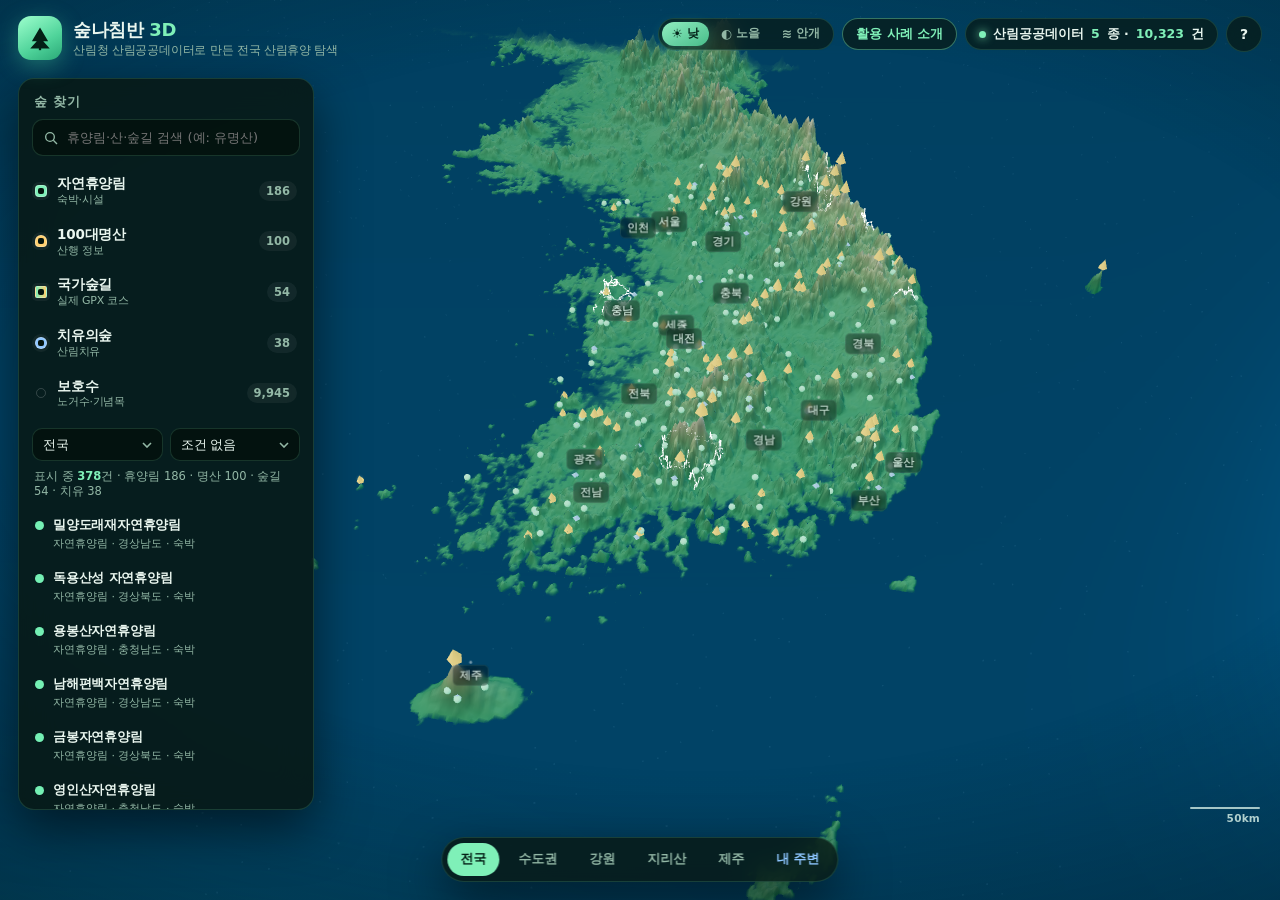
<file: index.html>
<!DOCTYPE html>
<html lang="ko">
<head>
<meta charset="utf-8">
<meta name="viewport" content="width=device-width,initial-scale=1,viewport-fit=cover">
<title>숲나침반 3D — 전국 산림휴양 자원 탐색 | 산림공공데이터</title>
<meta name="description" content="산림청 산림공공데이터(자연휴양림·100대명산·치유의숲·국가숲길·보호수)를 실제 지형 위 3D 지도로 탐색하는 공공데이터 활용 서비스. 전국 1만여 건의 산림휴양 자원을 한 화면에서 비교하고 주변 숲을 찾아보세요.">
<meta name="theme-color" content="#06120e">
<meta property="og:title" content="숲나침반 3D — 전국 산림휴양 자원 탐색">
<meta property="og:description" content="산림청 산림공공데이터 5종, 전국 10,300여 건을 실제 지형 위 3D로. 휴양림·100대명산·치유의숲·국가숲길·보호수 탐색 서비스.">
<meta property="og:type" content="website">
<link rel="icon" href="data:image/svg+xml,%3Csvg xmlns='http://www.w3.org/2000/svg' viewBox='0 0 64 64'%3E%3Crect width='64' height='64' rx='14' fill='%230b1f18'/%3E%3Cpath d='M32 10 46 32H38l10 16H16l10-16h-8z' fill='%237ff0b8'/%3E%3C/svg%3E">
<link rel="stylesheet" href="styles.css">
</head>
<body>
<div id="app">
  <canvas id="scene" aria-label="대한민국 산림휴양 자원 3D 지도" role="img"></canvas>

  <header class="topbar">
    <div class="brand">
      <span class="brand-mark" aria-hidden="true">
        <svg viewBox="0 0 32 32" width="26" height="26"><path d="M16 3 26 20h-6l8 9H4l8-9H6z" fill="currentColor"/><rect x="14.6" y="27" width="2.8" height="4" fill="currentColor"/></svg>
      </span>
      <span class="brand-text">
        <b>숲나침반 <i>3D</i></b>
        <small>산림청 산림공공데이터로 만든 전국 산림휴양 탐색</small>
      </span>
    </div>
    <div class="top-actions">
      <div class="moods" role="group" aria-label="3D 분위기·조명">
        <button type="button" data-mood="day" class="on" title="맑은 낮"><i>☀</i><span>낮</span></button>
        <button type="button" data-mood="sunset" title="황금 노을"><i>◐</i><span>노을</span></button>
        <button type="button" data-mood="mist" title="산림 안개 · 등고선 강조"><i>≋</i><span>안개</span></button>
      </div>
      <button id="btnCase" class="chip chip-case" type="button">활용 사례 소개</button>
      <button id="btnData" class="chip chip-data" type="button">
        <span class="dot"></span><span class="chip-long">산림공공데이터 </span><b id="dataCountTop">5</b>종 · <b id="rowCountTop">10,300</b>건
      </button>
      <button id="btnHelp" class="chip" type="button" title="사용법">?</button>
    </div>
  </header>

  <aside id="panel" class="panel">
    <div class="panel-head">
      <h2>숲 찾기</h2>
      <button id="panelClose" class="icon-btn only-mobile" type="button" aria-label="닫기">✕</button>
    </div>

    <div class="search">
      <svg viewBox="0 0 24 24" width="16" height="16" aria-hidden="true"><circle cx="10.5" cy="10.5" r="6.5" fill="none" stroke="currentColor" stroke-width="2"/><path d="M15.5 15.5 21 21" stroke="currentColor" stroke-width="2"/></svg>
      <input id="search" type="search" placeholder="휴양림·산·숲길 검색 (예: 유명산)" autocomplete="off">
    </div>

    <div class="layer-block" id="layers">
      <label class="layer" data-kind="hyuyang">
        <input type="checkbox" checked><span class="sw sw-hyuyang"></span>
        <span class="ly-name">자연휴양림<em>숙박·시설</em></span><span class="ly-count" id="cntHyuyang">0</span>
      </label>
      <label class="layer" data-kind="myeongsan">
        <input type="checkbox" checked><span class="sw sw-myeongsan"></span>
        <span class="ly-name">100대명산<em>산행 정보</em></span><span class="ly-count" id="cntMyeongsan">0</span>
      </label>
      <label class="layer" data-kind="trail">
        <input type="checkbox" checked><span class="sw sw-trail"></span>
        <span class="ly-name">국가숲길<em>실제 GPX 코스</em></span><span class="ly-count" id="cntTrail">0</span>
      </label>
      <label class="layer" data-kind="healing">
        <input type="checkbox" checked><span class="sw sw-healing"></span>
        <span class="ly-name">치유의숲<em>산림치유</em></span><span class="ly-count" id="cntHealing">0</span>
      </label>
      <label class="layer" data-kind="tree">
        <input type="checkbox"><span class="sw sw-tree"></span>
        <span class="ly-name">보호수<em>노거수·기념목</em></span><span class="ly-count" id="cntTree">0</span>
      </label>
    </div>

    <div class="filter-row">
      <select id="sido" aria-label="시도 선택"><option value="">전국</option></select>
      <select id="extra" aria-label="추가 조건">
        <option value="">조건 없음</option>
      </select>
    </div>

    <div class="stat-line"><span id="statText">불러오는 중…</span></div>

    <ul id="resultList" class="results" aria-label="검색 결과"></ul>
  </aside>

  <div class="panel-toggle only-mobile">
    <button id="panelOpen" type="button">☰ 숲 찾기</button>
  </div>

  <section id="detail" class="detail" hidden aria-live="polite">
    <button id="detailClose" class="icon-btn" type="button" aria-label="닫기">✕</button>
    <div id="detailBody"></div>
  </section>

  <div class="presets" role="group" aria-label="카메라 이동">
    <button type="button" data-preset="all" class="active">전국</button>
    <button type="button" data-preset="capital">수도권</button>
    <button type="button" data-preset="gangwon">강원</button>
    <button type="button" data-preset="jiri">지리산</button>
    <button type="button" data-preset="jeju">제주</button>
    <button type="button" data-preset="me" class="me">내 주변</button>
  </div>

  <div id="hint" class="hint">드래그로 회전 · 휠/핀치로 확대 · 표식을 누르면 이름과 상세가 열립니다</div>
  <div id="labels" class="labels" aria-hidden="true"></div>
  <div id="scalebar" class="scalebar"><i></i><b>100km</b></div>
  <div class="vignette" aria-hidden="true"></div>
  <div id="pin" class="pin" hidden aria-hidden="true"></div>
  <div id="tooltip" class="tooltip" hidden></div>

  <div id="flyHud" class="fly-hud" hidden>
    <div class="fly-head">
      <span class="fly-kicker">3D 코스 비행 · GPX</span>
      <b id="flyName">—</b>
      <span class="fly-btns">
        <button id="flyPause" type="button">일시정지</button>
        <button id="flyStop" type="button" class="fly-stop">종료</button>
      </span>
    </div>
    <div class="fly-stats">
      <div><em>진행 거리</em><b id="flyDist">-</b></div>
      <div><em>현재 고도</em><b id="flyEle">-</b></div>
      <div><em>남은 거리</em><b id="flyLeft">-</b></div>
      <div><em>진행률</em><b id="flyPct">0%</b></div>
    </div>
    <div class="fly-graph">
      <svg id="flySpark" viewBox="0 0 320 64" preserveAspectRatio="none" aria-hidden="true"></svg>
      <span class="fly-cursor" id="flyCursor"></span>
    </div>
  </div>
  <div id="toast" class="toast" hidden></div>

  <div id="dataModal" class="modal" hidden>
    <div class="modal-card">
      <button id="dataClose" class="icon-btn" type="button" aria-label="닫기">✕</button>
      <h2>이 서비스에 쓴 산림공공데이터</h2>
      <p class="modal-sub">모든 수치는 원본 공개 데이터에서 직접 집계했습니다. 지형은 실제 표고(DEM)를 3D로 옮겼습니다.</p>
      <div id="dataList" class="data-list"></div>
      <p class="modal-foot">출처: 공공데이터포털(data.go.kr) · 산림청 개방데이터 · 이용조건: 공공누리 출처표시(제1유형) 기준 준수</p>
    </div>
  </div>

  <div id="caseModal" class="modal" hidden>
    <div class="modal-card">
      <button id="caseClose" class="icon-btn" type="button" aria-label="닫기">✕</button>
      <span class="modal-kicker">산림공공데이터 활용 사례 · 서비스형</span>
      <h2>숲나침반 3D</h2>
      <p class="modal-sub">산림청 산림공공데이터 5종을 실제 지형 위에 올려, 전국 산림휴양 자원을 한 화면에서 비교·탐색하는 웹 서비스입니다. 설치 없이 브라우저에서 바로 동작하며, 서버·유료 API 없이 정적 호스팅으로 운영됩니다.</p>

      <h4 class="case-h">활용한 데이터와 방식</h4>
      <ul class="case-list">
        <li><b>전국휴양림표준데이터</b>(표준데이터) — 186개 휴양림의 좌표·면적·수용인원·입장료·숙박가능여부·주요시설·관리기관·문의를 지도 표식과 상세 카드로</li>
        <li><b>숲나들e 100대명산 정보</b>(CSV) — 100개 산의 좌표·높이·난이도·산행시간·산행코스·교통을 표식과 상세로</li>
        <li><b>전국 치유의숲 좌표</b>(SHP 공간정보) — 38개 치유의숲 좌표를 지도에 투영</li>
        <li><b>국가숲길 코스</b>(GPX <b id="caseTrail">54</b>트랙) — 실제 GPS 궤적을 지형 위 3D 라인으로 그리고 구간 거리·누적 상승·고도 프로필을 계산</li>
        <li><b>전국보호수표준데이터</b>(표준데이터) — 9,945그루 노거수의 수종·수령·규격·소재지를 레이어로, 300년 이상 필터</li>
      </ul>
      <p class="case-p">파일데이터(CSV·JSON·SHP)와 공간데이터(GPX)를 내려받아 브라우저에서 직접 파싱합니다. 좌표계가 다른 SHP(UTM-K)는 WGS84로 변환했고, 등산로·산 정보는 원본 좌표를 그대로 씁니다.</p>

      <h4 class="case-h">활용 내용과 효과</h4>
      <ul class="case-list">
        <li><b>흩어져 있던 4개 사이트를 한 화면으로.</b> 숲나들e·산림청·지자체 자료를 각각 검색해야 했던 휴양림·명산·치유의숲·숲길을 한 지도에서 함께 비교합니다.</li>
        <li><b>“어디로 갈까”를 지도 위에서 5초에.</b> 시도·숙박가능·입장료 무료·난이도·보호수 수령 필터로 조건에 맞는 숲만 남기고, 표식을 누르면 원본 값이 그대로 열립니다.</li>
        <li><b>거리·고도를 실제 지형으로.</b> 실제 표고(DEM) 위에 표식을 올려 해발·산세를 눈으로 확인하고, 숲길은 구간 거리와 고도 그래프까지 자동 계산합니다.</li>
        <li><b>아이와 함께 가는 가족에게.</b> 숙박 가능한 휴양림과 난이도 낮은 명산을 한 번에 걸러 가족 나들이 후보를 좁힐 수 있습니다.</li>
        <li><b>운영 부담 0원.</b> 정적 파일만으로 동작해 서버·API 키·유지비가 없고, 스마트폰 브라우저에서도 같은 화면을 씁니다.</li>
        <li><b>표식을 누르면 이름 배지 + 상세 카드.</b> 지도 위 어느 표식이든(보호수 포함 5개 레이어) 이름·원본 값이 바로 뜨고, 그 지점 반경 20km의 휴양림·명산·치유의숲·보호수가 함께 정리됩니다.</li>
        <li><b>국가숲길 3D 코스 비행.</b> 실제 GPX 궤적을 따라 카메라가 능선을 타고 날며 현재 고도·진행 거리·고도 프로필 커서가 실시간으로 움직입니다.</li>
        <li><b>분위기·등고선 모드.</b> 맑은 낮 · 황금 노을 · 산림 안개(100m 등고선 강조)로 같은 데이터를 다르게 읽습니다.</li>
      </ul>

      <h4 class="case-h">데이터 이용자 관점의 개선 아이디어</h4>
      <ul class="case-list">
        <li><b>등산로 표준데이터에 좌표를.</b> 전국등산로표준데이터(404개 노선)는 산명·난이도·거리는 있지만 경로 좌표가 없어 지도에 그릴 수 없습니다. GPX·SHP 링크 컬럼을 표준 항목으로 넣어 주시면 노선 단위 탐색이 가능해집니다.</li>
        <li><b>휴양림 표준데이터의 좌표·갱신 정합성.</b> 186건 중 일부는 좌표 정밀도가 낮거나 갱신일이 오래되어, 위치 정확도 확인(지오코딩 검증)과 기준일자 필수화가 필요합니다.</li>
        <li><b>데이터 간 식별자 연결.</b> 휴양림·명산·숲길이 서로 다른 코드 체계를 써서 같은 숲을 함께 묶기 어렵습니다. 기관 코드 체계를 공유하면 “이 산 근처 휴양림·숲길” 같은 결합 서비스가 쉬워집니다.</li>
        <li><b>실시간 정보의 파일 제공.</b> 산불·산사태·입산통제 정보가 API 키 발급 없이도 파일로 주기 갱신되면, 본 서비스처럼 키 없는 정적 서비스에서도 안전 정보를 함께 보여줄 수 있습니다.</li>
      </ul>
      <p class="modal-foot">기획·개발 김재동 · 2026.11 · 데이터 출처: 공공데이터포털(data.go.kr), 산림청 개방데이터 · 이용조건: 공공누리 출처표시</p>
    </div>
  </div>

  <div id="helpModal" class="modal" hidden>
    <div class="modal-card narrow">
      <button id="helpClose" class="icon-btn" type="button" aria-label="닫기">✕</button>
      <h2>숲나침반 3D 사용법</h2>
      <p class="modal-sub">산림청 산림공공데이터로 만든 전국 산림휴양 탐색 지도입니다.</p>
      <ol class="help-list">
        <li><b>지도를 돌려 보세요.</b> 드래그로 회전, 휠·두 손가락으로 확대합니다.</li>
        <li><b>표식을 누르면</b> 표식 위에 이름 배지가 뜨고, 실제 공개데이터 값(시설·요금·난이도·산행코스·수령)이 상세 카드로 열립니다.</li>
        <li><b>왼쪽에서 레이어와 시도를 좁히면</b> 지도와 목록이 함께 걸러집니다.</li>
        <li><b>국가숲길</b>은 실제 GPX 트랙을 지형에 얹었습니다. 상세의 <b>🛩 3D 코스 비행</b>을 누르면 능선을 따라 카메라가 날며 고도·진행 거리가 실시간으로 바뀝니다.</li>
        <li><b>오른쪽 위 분위기 버튼</b>으로 맑은 낮 · 황금 노을 · 산림 안개(100m 등고선 강조)를 바꿔 볼 수 있습니다.</li>
        <li><b>아무 표식이나 누르면</b> 반경 20km 링이 지형 위에 퍼지고, 그 안의 휴양림·명산·치유의숲·보호수가 상세 카드에 함께 정리됩니다(10·50km로 변경 가능).</li>
        <li><b>내 주변</b>은 브라우저 위치 권한을 허용할 때 50km 안의 숲을 찾아 줍니다.</li>
      </ol>
      <p class="modal-foot">데이터 기준일은 항목별로 표시되며, 원본은 공공데이터포털에서 갱신됩니다.</p>
    </div>
  </div>

  <noscript><p class="noscript">이 서비스는 WebGL 3D 지도를 사용합니다. JavaScript를 켜 주세요.</p></noscript>
</div>
<script src="vendor/three.min.js"></script>
<script src="app.js"></script>
</body>
</html>
</file>
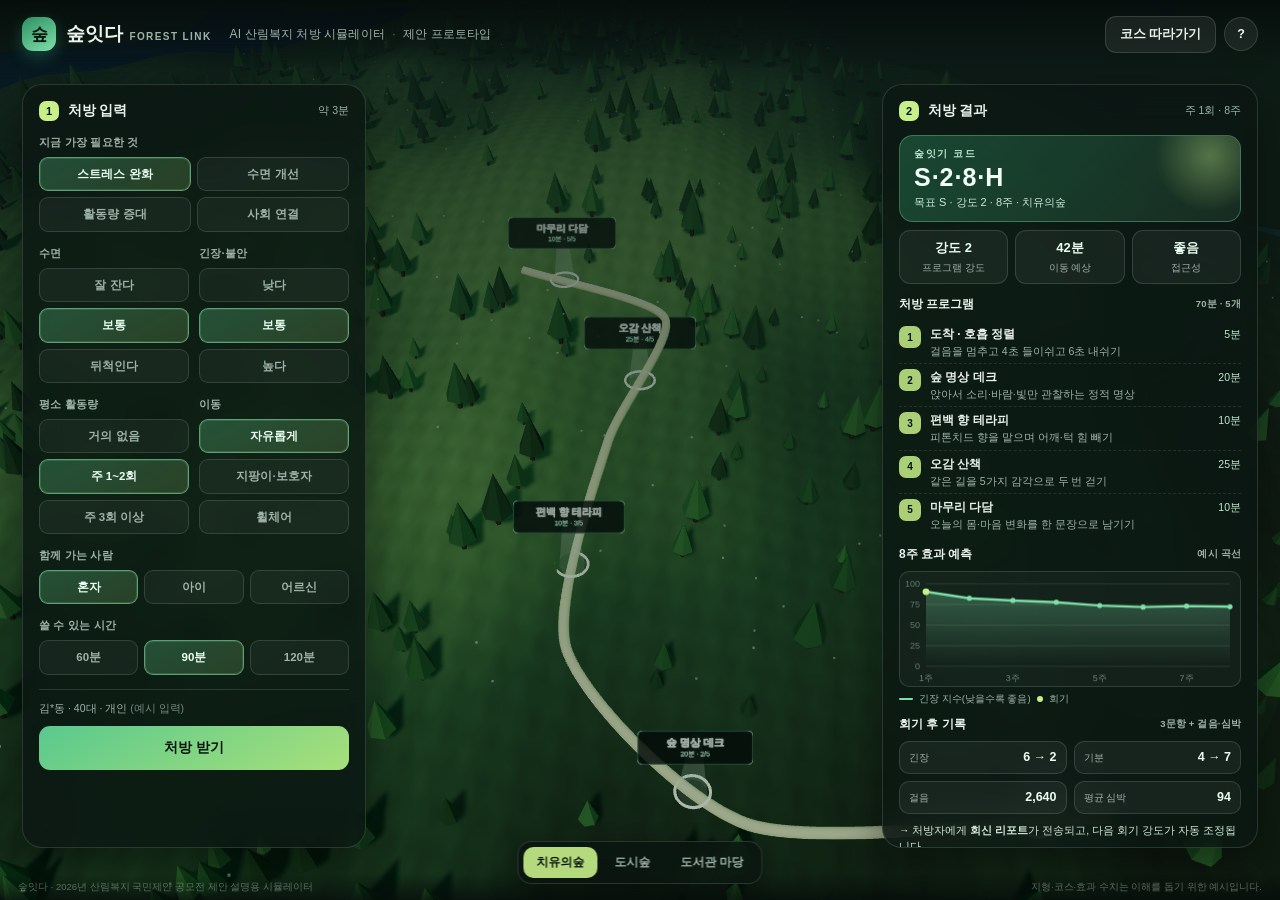
<file: link/index.html>
<!DOCTYPE html>
<html lang="ko">
<head>
<meta charset="utf-8">
<meta name="viewport" content="width=device-width, initial-scale=1, viewport-fit=cover">
<title>숲잇다 — AI 산림복지 처방 시뮬레이터 (제안 프로토타입)</title>
<meta name="description" content="2026년 산림복지 국민제안 공모전 제안 '숲잇다' 설명용 3D 시뮬레이터. 처방→실행→효과 환류를 보여줍니다.">
<link rel="icon" href="data:image/svg+xml,%3Csvg xmlns='http://www.w3.org/2000/svg' viewBox='0 0 100 100'%3E%3Crect width='100' height='100' rx='24' fill='%232f8f63'/%3E%3Ctext x='50' y='68' font-size='54' text-anchor='middle' fill='%23eafff2' font-family='sans-serif'%3E%EC%88%B2%3C/text%3E%3C/svg%3E">
<link rel="stylesheet" href="styles.css">
</head>
<body>
<canvas id="scene"></canvas>

<div class="app">
  <header class="hdr">
    <div class="brand">
      <span class="mark">숲</span>
      <span class="name">숲잇다<small>Forest Link</small></span>
    </div>
    <div class="hdr-mid">AI 산림복지 처방 시뮬레이터 <span class="dot">·</span> 제안 프로토타입</div>
    <div class="hdr-right">
      <button id="btnTour" class="btn ghost" type="button">코스 따라가기</button>
      <button id="btnInfo" class="btn ghost icon" type="button" aria-label="설명">?</button>
    </div>
  </header>

  <aside class="panel" id="panel">
    <div class="panel-head">
      <span class="step">1</span>
      <h2>처방 입력</h2>
      <span class="est">약 3분</span>
    </div>

    <div class="field">
      <label>지금 가장 필요한 것</label>
      <div class="seg" data-key="goal">
        <button class="on" data-v="stress">스트레스 완화</button>
        <button data-v="sleep">수면 개선</button>
        <button data-v="active">활동량 증대</button>
        <button data-v="social">사회 연결</button>
      </div>
    </div>

    <div class="field row2">
      <div>
        <label>수면</label>
        <div class="seg vertical" data-key="sleepQ">
          <button data-v="3">잘 잔다</button>
          <button class="on" data-v="2">보통</button>
          <button data-v="1">뒤척인다</button>
        </div>
      </div>
      <div>
        <label>긴장·불안</label>
        <div class="seg vertical" data-key="stressQ">
          <button data-v="1">낮다</button>
          <button class="on" data-v="2">보통</button>
          <button data-v="3">높다</button>
        </div>
      </div>
    </div>

    <div class="field row2">
      <div>
        <label>평소 활동량</label>
        <div class="seg vertical" data-key="actQ">
          <button data-v="1">거의 없음</button>
          <button class="on" data-v="2">주 1~2회</button>
          <button data-v="3">주 3회 이상</button>
        </div>
      </div>
      <div>
        <label>이동</label>
        <div class="seg vertical" data-key="mobility">
          <button class="on" data-v="free">자유롭게</button>
          <button data-v="cane">지팡이·보호자</button>
          <button data-v="wheel">휠체어</button>
        </div>
      </div>
    </div>

    <div class="field">
      <label>함께 가는 사람</label>
      <div class="seg" data-key="company">
        <button class="on" data-v="alone">혼자</button>
        <button data-v="kid">아이</button>
        <button data-v="elder">어르신</button>
      </div>
    </div>

    <div class="field">
      <label>쓸 수 있는 시간</label>
      <div class="seg" data-key="time">
        <button data-v="60">60분</button>
        <button class="on" data-v="90">90분</button>
        <button data-v="120">120분</button>
      </div>
    </div>

    <div class="panel-foot">
      <div class="who">김*동 · 40대 · 개인 <span>(예시 입력)</span></div>
      <button id="btnPrescribe" class="btn primary wide" type="button">처방 받기</button>
    </div>
  </aside>

  <section class="result" id="result">
    <div class="panel-head">
      <span class="step">2</span>
      <h2>처방 결과</h2>
      <span class="est" id="resMeta">주 1회 · 8주</span>
    </div>

    <div class="code-card">
      <div class="code-label">숲잇기 코드</div>
      <div class="code" id="codeText">S·2·8·H</div>
      <div class="code-desc" id="codeDesc">목표 S · 강도 2 · 8주 · 치유의숲</div>
    </div>

    <div class="metrics">
      <div class="metric"><b id="mIntensity">강도 2</b><span>프로그램 강도</span></div>
      <div class="metric"><b id="mMove">42분</b><span>이동 예상</span></div>
      <div class="metric"><b id="mAccess">보통</b><span>접근성</span></div>
    </div>

    <div class="block">
      <h3>처방 프로그램 <small id="progMeta">90분 · 4개</small></h3>
      <ol class="timeline" id="timeline"></ol>
    </div>

    <div class="block">
      <h3>8주 효과 예측 <small>예시 곡선</small></h3>
      <canvas id="chart" width="640" height="220"></canvas>
      <div class="chart-legend"><i class="ln"></i>긴장 지수(낮을수록 좋음) <i class="dt"></i>회기</div>
    </div>

    <div class="block report" id="report">
      <h3>회기 후 기록 <small>3문항 + 걸음·심박</small></h3>
      <div class="rk">
        <div><span>긴장</span><b>6 → 3</b></div>
        <div><span>기분</span><b>4 → 7</b></div>
        <div><span>걸음</span><b>2,140</b></div>
        <div><span>평균 심박</span><b>92</b></div>
      </div>
      <p class="rk-note">→ 처방자에게 <b>회신 리포트</b>가 전송되고, 다음 회기 강도가 자동 조정됩니다.</p>
    </div>

    <div class="ai-note">
      AI는 <b>후보를 제안</b>하고, 최종 처방은 산림치유지도사·보건인력이 확인합니다.
    </div>
  </section>

  <div class="stage-switch" id="stageSwitch">
    <button class="on" data-place="healing">치유의숲</button>
    <button data-place="urban">도시숲</button>
    <button data-place="living">도서관 마당</button>
  </div>

  <div class="tour-hud" id="tourHud">
    <div class="th-top"><b id="thName">숲 명상 데크</b><span id="thTime">00:00 / 18:00</span></div>
    <div class="th-bar"><i id="thFill"></i></div>
    <div class="th-sub" id="thSub">코스를 따라 이동 중 · ESC로 종료</div>
  </div>

  <footer class="foot">
    <span>숲잇다 · 2026년 산림복지 국민제안 공모전 제안 설명용 시뮬레이터</span>
    <span>지형·코스·효과 수치는 이해를 돕기 위한 예시입니다.</span>
  </footer>
</div>

<div class="sheet" id="info">
  <div class="sheet-in">
    <h3>이 화면에 대하여</h3>
    <p><b>숲잇다</b>는 AI가 개인의 상태를 읽어 <b>산림복지 처방</b>을 만들고, 가까운 치유의숲·도시숲·생활공간(도서관·경로당·복지관)의 프로그램까지 연결하며, 회기마다 효과를 기록해 다시 처방으로 돌려주는 서비스입니다.</p>
    <ul>
      <li><b>1 처방</b> — 10문항 문진 + 선택적 활동 데이터로 목표·강도·회기·장소를 정합니다.</li>
      <li><b>2 실행</b> — 처방 코드로 예약·이동·동행·AI 코스 안내까지 이어집니다.</li>
      <li><b>3 환류</b> — 3문항 + 걸음·심박으로 효과를 남겨 처방자에게 회신합니다.</li>
    </ul>
    <p class="sheet-fine">본 페이지는 제안 내용을 설명하기 위한 프로토타입이며, 실제 기관 시스템·데이터와 연결되어 있지 않습니다. 표시되는 시설·수치는 예시입니다.</p>
    <button class="btn primary" id="infoClose" type="button">닫기</button>
  </div>
</div>

<script src="three.min.js"></script>
<script src="app.js"></script>
</body>
</html>
</file>
<file: styles.css>
:root{
  --bg:#05100c;
  --bg2:#0a1d16;
  --panel:rgba(8,24,19,.86);
  --panel-solid:#081813;
  --line:rgba(122,232,182,.16);
  --line-strong:rgba(122,232,182,.34);
  --text:#e9f6ef;
  --muted:#93b8a6;
  --mint:#7ff0b8;
  --mint-dim:#4fbf8d;
  --gold:#ffcf6e;
  --blue:#8ec6ff;
  --tree:#cdef9a;
  --radius:16px;
  --shadow:0 18px 50px rgba(0,0,0,.55);
  --font:-apple-system,BlinkMacSystemFont,"Apple SD Gothic Neo","Malgun Gothic","맑은 고딕",Pretendard,"Noto Sans KR",system-ui,sans-serif;
}
*{box-sizing:border-box}
[hidden]{display:none!important}
html,body{height:100%}
body{
  margin:0;background:
    radial-gradient(1200px 700px at 68% -10%, #123528 0%, transparent 60%),
    radial-gradient(900px 600px at 8% 100%, #0d2a20 0%, transparent 65%),
    linear-gradient(180deg,#061410 0%, #04100b 100%);
  color:var(--text);font-family:var(--font);-webkit-font-smoothing:antialiased;
  overflow:hidden;
}
#app{position:fixed;inset:0;overflow:hidden}
#scene{position:absolute;inset:0;width:100%;height:100%;display:block;touch-action:none;cursor:grab}
#scene:active{cursor:grabbing}

/* ------- top bar ------- */
.topbar{
  position:absolute;top:0;left:0;right:0;display:flex;justify-content:space-between;align-items:flex-start;
  padding:16px 18px;pointer-events:none;z-index:20;
}
.topbar>*{pointer-events:auto}
.brand{display:flex;gap:11px;align-items:center}
.brand-mark{
  width:44px;height:44px;border-radius:13px;display:grid;place-items:center;color:#042016;
  background:linear-gradient(150deg,#9dffcd,#4fd39a 60%,#2aa877);box-shadow:0 6px 22px rgba(80,220,160,.35);
}
.brand-text{display:flex;flex-direction:column;line-height:1.22}
.brand-text b{font-size:18px;letter-spacing:-.4px}
.brand-text b i{font-style:normal;color:var(--mint);font-weight:800}
.brand-text small{color:var(--muted);font-size:11.5px;letter-spacing:-.2px;margin-top:2px}
.top-actions{display:flex;gap:8px;align-items:center}
.chip{
  appearance:none;border:1px solid var(--line);background:rgba(8,26,20,.72);color:var(--text);
  padding:9px 13px;border-radius:999px;font:600 12.5px/1 var(--font);cursor:pointer;
  backdrop-filter:blur(10px);transition:.18s;display:inline-flex;align-items:center;gap:7px;
}
.chip:hover{border-color:var(--line-strong);background:rgba(14,42,32,.85)}
.chip b{color:var(--mint)}
.chip-data .dot{width:7px;height:7px;border-radius:50%;background:var(--mint);box-shadow:0 0 10px var(--mint)}
#btnHelp{width:36px;height:36px;justify-content:center;padding:0;font-size:14px}

/* ------- left panel ------- */
.panel{
  position:absolute;left:18px;top:78px;width:296px;max-height:calc(100% - 168px);
  background:var(--panel);border:1px solid var(--line);border-radius:var(--radius);
  box-shadow:var(--shadow);backdrop-filter:blur(16px);z-index:18;
  display:flex;flex-direction:column;overflow:hidden;
}
.panel-head{display:flex;align-items:center;justify-content:space-between;padding:14px 15px 8px}
.panel-head h2{margin:0;font-size:13px;letter-spacing:.06em;color:var(--muted);font-weight:700;text-transform:uppercase}
.icon-btn{
  appearance:none;border:1px solid var(--line);background:rgba(255,255,255,.03);color:var(--muted);
  width:28px;height:28px;border-radius:9px;cursor:pointer;font-size:13px;line-height:1;display:grid;place-items:center;
}
.icon-btn:hover{color:var(--text);border-color:var(--line-strong)}
.search{position:relative;margin:0 13px 10px}
.search svg{position:absolute;left:11px;top:50%;transform:translateY(-50%);color:var(--muted)}
.search input{
  width:100%;padding:10px 10px 10px 34px;border-radius:11px;border:1px solid var(--line);
  background:rgba(3,15,11,.7);color:var(--text);font:500 13px var(--font);outline:none;
}
.search input:focus{border-color:var(--mint-dim);box-shadow:0 0 0 3px rgba(127,240,184,.1)}
.layer-block{padding:0 8px;display:flex;flex-direction:column;gap:1px}
.layer{
  display:flex;align-items:center;gap:10px;padding:9px 8px;border-radius:11px;cursor:pointer;transition:.15s;
}
.layer:hover{background:rgba(127,240,184,.06)}
.layer input{appearance:none;width:0;height:0;position:absolute}
.sw{width:12px;height:12px;border-radius:4px;border:1px solid rgba(255,255,255,.28);position:relative;flex:0 0 auto;transition:.15s}
.layer input:checked+.sw{box-shadow:0 0 0 3px rgba(255,255,255,.05)}
.layer input:checked+.sw::after{content:"";position:absolute;inset:2px;border-radius:2px;background:#04140e}
.sw-hyuyang{background:var(--mint)}
.sw-myeongsan{background:var(--gold);border-radius:50% 50% 4px 4px}
.sw-trail{background:linear-gradient(90deg,#7ff0b8,#ffcf6e);border-radius:2px}
.sw-healing{background:var(--blue);border-radius:50%}
.sw-tree{background:var(--tree);border-radius:50%;transform:scale(.82)}
.layer input:not(:checked)+.sw{background:transparent!important;border-color:rgba(255,255,255,.22)}
.layer input:not(:checked)+.sw::after{display:none}
.ly-name{display:flex;flex-direction:column;font-size:13.5px;font-weight:600;line-height:1.25;flex:1;letter-spacing:-.2px}
.ly-name em{font-style:normal;font-size:11px;color:var(--muted);font-weight:500;margin-top:1px}
.ly-count{font:600 11.5px var(--font);color:var(--muted);background:rgba(255,255,255,.05);padding:3px 7px;border-radius:999px}
.filter-row{display:flex;gap:7px;padding:10px 13px 6px}
.filter-row select{
  flex:1;min-width:0;appearance:none;background:rgba(3,15,11,.75) url("data:image/svg+xml,%3Csvg xmlns='http://www.w3.org/2000/svg' width='10' height='6'%3E%3Cpath d='M1 1l4 4 4-4' stroke='%2393b8a6' fill='none' stroke-width='1.6'/%3E%3C/svg%3E") no-repeat right 10px center;
  border:1px solid var(--line);color:var(--text);border-radius:10px;padding:8px 24px 8px 10px;font:500 12.5px var(--font);
}
.filter-row select:focus{outline:none;border-color:var(--mint-dim)}
.stat-line{padding:2px 15px 8px;font:500 11.5px var(--font);color:var(--muted)}
.stat-line b{color:var(--mint);font-weight:700}
.results{list-style:none;margin:0;padding:0 8px 12px;overflow:auto;flex:1;min-height:0}
.results li{
  display:flex;gap:9px;align-items:flex-start;padding:9px 8px;border-radius:10px;cursor:pointer;transition:.14s;
}
.results li:hover{background:rgba(127,240,184,.08)}
.results .r-dot{width:9px;height:9px;border-radius:50%;margin-top:5px;flex:0 0 auto}
.results .r-main{min-width:0;flex:1}
.results .r-name{display:block;font-size:13px;font-weight:600;letter-spacing:-.2px;white-space:nowrap;overflow:hidden;text-overflow:ellipsis}
.results .r-sub{display:block;font-size:11px;color:var(--muted);margin-top:2px;white-space:nowrap;overflow:hidden;text-overflow:ellipsis}
.results .r-empty{padding:14px 10px;color:var(--muted);font-size:12.5px;line-height:1.5}

/* ------- detail ------- */
.detail{
  position:absolute;right:18px;top:78px;width:352px;max-height:calc(100% - 168px);overflow:auto;
  background:var(--panel);border:1px solid var(--line);border-radius:var(--radius);
  box-shadow:var(--shadow);backdrop-filter:blur(16px);z-index:19;padding:16px 17px 18px;
  animation:slideIn .22s ease-out;
}
@keyframes slideIn{from{opacity:0;transform:translateX(14px)}to{opacity:1;transform:none}}
.detail h3{margin:0 0 3px;font-size:19px;letter-spacing:-.5px;padding-right:26px}
.detail .kicker{display:inline-flex;align-items:center;gap:6px;font:700 10.5px var(--font);letter-spacing:.08em;text-transform:uppercase;color:#062018;background:var(--mint);padding:4px 8px;border-radius:6px;margin-bottom:9px}
.kicker.k-myeongsan{background:var(--gold)}
.kicker.k-trail{background:linear-gradient(90deg,#9dffcd,#ffe0a3)}
.kicker.k-healing{background:var(--blue)}
.kicker.k-tree{background:var(--tree)}
.detail .sub{color:var(--muted);font-size:12.5px;line-height:1.5;margin:0 0 12px}
.kv{display:grid;grid-template-columns:78px 1fr;gap:7px 10px;font-size:12.8px;line-height:1.5;margin:0 0 12px}
.kv dt{color:var(--muted);font-weight:600}
.kv dd{margin:0;word-break:break-word}
.kv dd a{color:var(--mint);text-decoration:none;border-bottom:1px dotted rgba(127,240,184,.5)}
.detail h4{margin:16px 0 7px;font-size:12px;letter-spacing:.04em;color:var(--mint);font-weight:700}
.detail p{margin:0 0 9px;font-size:12.8px;line-height:1.62;color:#d3e7dc;white-space:pre-wrap;word-break:break-word}
.chips{display:flex;flex-wrap:wrap;gap:5px;margin:0 0 12px}
.chips span{font-size:11.5px;padding:4px 8px;border-radius:7px;background:rgba(127,240,184,.1);border:1px solid rgba(127,240,184,.18);color:#cdeedc}
.profile{width:100%;height:74px;display:block;margin:2px 0 6px}
.profile-meta{display:flex;justify-content:space-between;font-size:11px;color:var(--muted);margin-bottom:12px}
.src{margin-top:14px;padding-top:10px;border-top:1px dashed var(--line);font-size:11px;color:var(--muted);line-height:1.5}
.detail-actions{display:flex;gap:7px;margin-top:12px;flex-wrap:wrap}
.detail-actions a,.detail-actions button{
  flex:1;min-width:120px;text-align:center;text-decoration:none;font:600 12.5px var(--font);
  padding:9px 10px;border-radius:10px;border:1px solid var(--line);background:rgba(255,255,255,.04);color:var(--text);cursor:pointer;
}
.detail-actions a:hover,.detail-actions button:hover{border-color:var(--line-strong);background:rgba(127,240,184,.12)}

/* ------- presets & hints ------- */
.presets{
  position:absolute;left:50%;bottom:18px;transform:translateX(-50%);display:flex;gap:6px;
  background:rgba(8,24,19,.8);border:1px solid var(--line);border-radius:999px;padding:5px;
  backdrop-filter:blur(12px);z-index:17;box-shadow:var(--shadow);max-width:calc(100% - 32px);overflow:auto;
}
.presets button{
  appearance:none;border:0;background:transparent;color:var(--muted);font:600 12.5px var(--font);
  padding:8px 13px;border-radius:999px;cursor:pointer;white-space:nowrap;transition:.15s;
}
.presets button:hover{color:var(--text);background:rgba(255,255,255,.06)}
.presets button.active{background:var(--mint);color:#042016}
.presets button.me{color:var(--blue)}
.presets button.me.active{background:var(--blue);color:#04202b}
.hint{
  position:absolute;left:50%;bottom:74px;transform:translateX(-50%);font-size:11.5px;color:var(--muted);
  background:rgba(4,16,11,.6);padding:6px 12px;border-radius:999px;border:1px solid var(--line);
  transition:opacity .6s;pointer-events:none;z-index:16;white-space:nowrap;max-width:calc(100% - 40px);overflow:hidden;text-overflow:ellipsis;
}
.hint.gone{opacity:0}
.tooltip{
  position:absolute;z-index:30;pointer-events:none;background:rgba(3,16,11,.94);border:1px solid var(--line-strong);
  color:var(--text);font:600 12px var(--font);padding:6px 9px;border-radius:8px;transform:translate(-50%,-135%);
  white-space:nowrap;box-shadow:0 8px 22px rgba(0,0,0,.5);
}
.tooltip small{display:block;color:var(--muted);font-weight:500;margin-top:2px}
.toast{
  position:absolute;left:50%;top:78px;transform:translateX(-50%);z-index:40;
  background:rgba(6,22,16,.95);border:1px solid var(--line-strong);color:var(--text);
  font:600 12.5px var(--font);padding:10px 14px;border-radius:11px;box-shadow:var(--shadow);
}
.noscript{position:absolute;inset:auto 0 40% 0;text-align:center;color:var(--muted)}

/* ------- modals ------- */
.modal{position:absolute;inset:0;z-index:50;background:rgba(2,10,7,.72);backdrop-filter:blur(6px);display:grid;place-items:center;padding:20px}
.modal-card{
  position:relative;width:min(680px,100%);max-height:min(80vh,720px);overflow:auto;background:var(--panel-solid);
  border:1px solid var(--line);border-radius:20px;padding:26px 26px 20px;box-shadow:var(--shadow);
}
.modal-card.narrow{width:min(520px,100%)}
.modal-card h2{margin:0 0 6px;font-size:19px;letter-spacing:-.4px}
.modal-sub{margin:0 0 16px;color:var(--muted);font-size:12.5px;line-height:1.55}
.modal-card .icon-btn{position:absolute;right:16px;top:16px}
.data-list{display:flex;flex-direction:column;gap:9px}
.data-row{border:1px solid var(--line);border-radius:12px;padding:11px 13px;background:rgba(255,255,255,.02)}
.data-row .d-top{display:flex;justify-content:space-between;gap:10px;align-items:baseline}
.data-row .d-name{font-size:13.5px;font-weight:700;letter-spacing:-.2px}
.data-row .d-rows{font:700 11.5px var(--font);color:var(--mint);white-space:nowrap}
.data-row .d-meta{font-size:11.5px;color:var(--muted);margin-top:4px;line-height:1.5}
.data-row .d-use{font-size:11.5px;color:#cdeedc;margin-top:5px;line-height:1.5}
.modal-foot{margin:14px 0 0;font-size:11px;color:var(--muted);line-height:1.55}
.help-list{margin:6px 0 0;padding-left:18px;font-size:13px;line-height:1.8;color:#d3e7dc}
.help-list b{color:var(--mint)}

/* ------- responsive ------- */
.only-mobile{display:none}
@media (max-width:900px){
  .detail{width:min(340px,calc(100% - 36px))}
}
@media (max-width:760px){
  .only-mobile{display:grid}
  .brand-text small{display:none}
  .brand-text b{font-size:16px}
  .topbar{padding:12px 13px}
  .chip-data{padding:8px 11px;font-size:11.5px}
  #btnHelp{display:none}
  .panel{
    left:0;right:0;bottom:0;top:auto;width:100%;max-height:72%;border-radius:20px 20px 0 0;
    transform:translateY(calc(100% - 0px));transition:transform .25s ease;padding-bottom:env(safe-area-inset-bottom);
  }
  .panel.open{transform:translateY(0)}
  .panel-toggle{position:absolute;left:50%;bottom:78px;transform:translateX(-50%);z-index:18}
  #panelOpen{
    appearance:none;border:1px solid var(--line-strong);background:rgba(8,26,20,.9);color:var(--text);
    font:600 12.5px var(--font);padding:9px 16px;border-radius:999px;backdrop-filter:blur(10px);box-shadow:var(--shadow);
  }
  .panel[hidden]{display:flex}
  .detail{
    left:8px;right:8px;top:auto;bottom:0;width:auto;max-height:64%;border-radius:18px 18px 0 0;z-index:25;
  }
  .presets{bottom:14px;padding:4px;gap:3px}
  .presets button{padding:7px 11px;font-size:12px}
  .hint{display:none}
  .results{max-height:34vh}
}
@media (max-width:420px){
  .ly-name em{display:none}
}

/* case modal */
.modal-kicker{
  display:inline-block;font:700 10.5px var(--font);letter-spacing:.09em;text-transform:uppercase;
  color:#052018;background:var(--mint);padding:5px 9px;border-radius:6px;margin-bottom:10px;
}
.chip-case{color:var(--mint);border-color:rgba(127,240,184,.4)}
.case-h{margin:20px 0 8px;font-size:13px;color:var(--mint);font-weight:800;letter-spacing:-.1px}
.case-list{margin:0 0 6px;padding-left:17px;font-size:12.8px;line-height:1.72;color:#d5e9de}
.case-list li{margin-bottom:5px}
.case-list b{color:#eafff4}
.case-p{margin:6px 0 0;font-size:12.5px;line-height:1.7;color:var(--muted)}
.course-text{font-size:12px;color:#c6ddd2}
@media (max-width:560px){.chip-case{display:none}}

/* map labels + scale bar + vignette */
.labels{position:absolute;inset:0;pointer-events:none;z-index:4;overflow:hidden}
.map-label{
  position:absolute;left:0;top:0;font:600 11px var(--font);color:rgba(232,248,240,.9);
  letter-spacing:.02em;text-shadow:0 1px 6px rgba(0,0,0,.9),0 0 2px rgba(0,0,0,.9);
  transition:opacity .3s;white-space:nowrap;
}
.map-label::before{
  content:"";position:absolute;left:50%;top:-5px;width:3px;height:3px;border-radius:50%;
  background:rgba(255,255,255,.55);transform:translateX(-50%);
}
.scalebar{
  position:absolute;right:20px;bottom:76px;z-index:6;pointer-events:none;
  display:flex;flex-direction:column;align-items:flex-end;gap:3px;
}
.scalebar i{display:block;height:2px;background:rgba(220,245,235,.75);border-radius:2px;width:100%}
.scalebar b{font:600 10.5px var(--font);color:rgba(220,245,235,.8);letter-spacing:.02em}
.vignette{
  position:absolute;inset:0;z-index:3;pointer-events:none;
  background:radial-gradient(120% 90% at 55% 45%,transparent 45%,rgba(2,10,8,.55) 100%);
}
@media (max-width:760px){.scalebar{bottom:70px;right:14px}.map-label{font-size:10px}}

.map-label{
  background:rgba(3,14,10,.42);border:1px solid rgba(180,235,210,.12);
  padding:2px 6px;border-radius:5px;font-size:11px;letter-spacing:.01em;
  backdrop-filter:blur(2px);
}

@media (max-width:760px){
  .chip-long{display:none}
  .chip-data{font-size:11px;padding:7px 10px}
  .brand-text b{font-size:15px}
  .brand-mark{width:38px;height:38px;border-radius:11px}
  .panel-toggle{left:14px;transform:none;bottom:66px}
  #panelOpen{padding:8px 14px;font-size:12px}
}

/* ------- 3D 분위기 전환 (맑은 낮 / 황금 노을 / 산림 안개) ------- */
.moods{display:flex;gap:2px;padding:3px;border:1px solid var(--line);border-radius:999px;background:rgba(8,26,20,.72);backdrop-filter:blur(10px)}
.moods button{
  appearance:none;border:0;background:transparent;color:var(--muted);font:600 11.5px var(--font);
  padding:6px 10px;border-radius:999px;cursor:pointer;display:inline-flex;align-items:center;gap:4px;transition:.16s;line-height:1;
}
.moods button i{font-style:normal;font-size:12.5px}
.moods button:hover{color:var(--text)}
.moods button.on{background:linear-gradient(150deg,rgba(157,255,205,.92),rgba(79,211,154,.86));color:#04241a;box-shadow:0 4px 14px rgba(80,220,160,.28)}

/* ------- 3D 포인트 위 이름 배지 ------- */
.pin{
  position:absolute;left:0;top:0;z-index:26;pointer-events:none;transform:translate(-50%,-100%);
  display:flex;flex-direction:column;gap:1px;padding:6px 11px 7px;border-radius:10px;
  background:rgba(4,20,14,.93);border:1px solid var(--line-strong);box-shadow:0 10px 26px rgba(0,0,0,.55);
  white-space:nowrap;opacity:0;transition:opacity .16s;
}
.pin.show{opacity:1}
.pin b{font:700 12.5px var(--font);letter-spacing:-.2px;color:#f2fff8}
.pin small{font:600 10.5px var(--font);color:var(--muted);letter-spacing:.01em}
.pin .pin-chip{font:700 9px var(--font);letter-spacing:.07em;color:#04241a;background:var(--mint);border-radius:4px;padding:2px 5px;margin-right:5px;vertical-align:1px;display:inline-block}
.pin::after{
  content:"";position:absolute;left:50%;bottom:-5px;width:9px;height:9px;background:rgba(4,20,14,.93);
  border-right:1px solid var(--line-strong);border-bottom:1px solid var(--line-strong);
  transform:translateX(-50%) rotate(45deg);
}
.pin.k-myeongsan .pin-chip{background:var(--gold)}
.pin.k-healing .pin-chip{background:var(--blue)}
.pin.k-tree .pin-chip{background:var(--tree)}
.pin.k-trail .pin-chip{background:#bfe9d0}
.pin.hover{border-color:rgba(122,232,182,.55);padding:5px 9px;background:rgba(4,20,14,.88)}

/* ------- 국가숲길 3D 코스 비행 HUD ------- */
.fly-hud{
  position:absolute;left:50%;bottom:72px;transform:translateX(-50%);z-index:28;width:min(560px,calc(100% - 26px));
  background:linear-gradient(180deg,rgba(6,26,20,.95),rgba(4,18,13,.97));border:1px solid var(--line-strong);
  border-radius:16px;box-shadow:var(--shadow);padding:12px 14px 10px;backdrop-filter:blur(14px);
  animation:slideUp .26s ease-out;
}
@keyframes slideUp{from{opacity:0;transform:translate(-50%,12px)}to{opacity:1;transform:translateX(-50%)}}
.fly-head{display:flex;align-items:center;gap:9px;margin-bottom:9px}
.fly-kicker{
  font:700 9px var(--font);letter-spacing:.1em;text-transform:uppercase;color:#04241a;
  background:linear-gradient(90deg,#9dffcd,#ffe0a3);padding:4px 7px;border-radius:5px;white-space:nowrap;
}
.fly-head b{font-size:13.5px;letter-spacing:-.3px;flex:1;overflow:hidden;text-overflow:ellipsis;white-space:nowrap}
.fly-btns{display:flex;gap:6px}
.fly-btns button{
  appearance:none;border:1px solid var(--line);background:rgba(255,255,255,.05);color:var(--text);
  font:600 11.5px var(--font);padding:5px 10px;border-radius:8px;cursor:pointer;
}
.fly-btns button:hover{border-color:var(--line-strong);background:rgba(127,240,184,.14)}
.fly-btns .fly-stop{color:#ffd9c9;border-color:rgba(255,160,120,.34)}
.fly-stats{display:grid;grid-template-columns:repeat(4,1fr);gap:8px;margin-bottom:6px}
.fly-stats em{display:block;font-style:normal;font:600 9px var(--font);letter-spacing:.06em;text-transform:uppercase;color:var(--muted)}
.fly-stats b{font:700 13px var(--font);color:#eafff4;letter-spacing:-.2px}
.fly-graph{position:relative;height:54px}
.fly-graph svg{width:100%;height:54px;display:block;overflow:visible}
.fly-cursor{
  position:absolute;top:6px;bottom:0;left:0;width:2px;background:var(--mint);border-radius:2px;
  box-shadow:0 0 12px var(--mint);transition:left .06s linear;
}
.fly-cursor::after{content:"";position:absolute;left:50%;top:-4px;width:8px;height:8px;border-radius:50%;background:var(--mint);transform:translateX(-50%);box-shadow:0 0 12px var(--mint)}

/* ------- 선택 지점 반경 연계 탐색 ------- */
.near{margin-top:15px;padding-top:12px;border-top:1px dashed var(--line)}
.near h4{margin:0 0 8px}
.near-top{display:flex;justify-content:space-between;align-items:center;gap:8px;margin-bottom:9px;flex-wrap:wrap}
.near-radius{display:flex;gap:4px}
.near-radius button{
  appearance:none;border:1px solid var(--line);background:rgba(255,255,255,.04);color:var(--muted);
  font:600 10.5px var(--font);padding:4px 8px;border-radius:7px;cursor:pointer;
}
.near-radius button.on{background:rgba(127,240,184,.18);border-color:var(--line-strong);color:var(--mint)}
.near-counts{display:grid;grid-template-columns:repeat(4,1fr);gap:5px;margin-bottom:9px}
.near-counts div{border:1px solid var(--line);border-radius:8px;padding:5px 4px;text-align:center;background:rgba(255,255,255,.02)}
.near-counts b{display:block;font:700 13px var(--font);color:#eafff4}
.near-counts em{font-style:normal;font:600 9px var(--font);color:var(--muted);letter-spacing:.04em}
.near-list{display:flex;flex-direction:column;gap:4px}
.near-list button{
  appearance:none;display:flex;justify-content:space-between;align-items:center;gap:8px;width:100%;text-align:left;
  border:1px solid transparent;background:rgba(255,255,255,.03);border-radius:8px;padding:6px 8px;cursor:pointer;
  font:600 11.5px var(--font);color:#d9efe4;
}
.near-list button:hover{border-color:var(--line-strong);background:rgba(127,240,184,.1)}
.near-list button span{color:var(--muted);font-weight:500;white-space:nowrap}

@media (max-width:760px){
  .moods button span{display:none}
  .moods button{padding:7px 9px}
  .moods button i{font-size:13.5px}
  .fly-hud{bottom:12px;padding:10px 11px 8px}
  .fly-stats{grid-template-columns:repeat(2,1fr);gap:6px}
  .fly-graph{height:44px}
  .fly-graph svg{height:44px}
  .pin b{font-size:11.5px}
  .pin small{font-size:9.5px}
  .near-counts{grid-template-columns:repeat(4,1fr)}
}

/* 비행 중에는 지도 조작 UI를 잠시 숨긴다 */
body.flying .presets,body.flying .hint,body.flying .panel-toggle,body.flying .scalebar{opacity:0;pointer-events:none;transition:opacity .25s}
.detail-actions .act-fly{
  background:linear-gradient(90deg,rgba(157,255,205,.92),rgba(255,224,163,.9));color:#04241a;
  border-color:transparent;font-weight:800;
}
.detail-actions .act-fly:hover{filter:brightness(1.06)}

/* 모바일 상단 바: 브랜드와 분위기 버튼이 겹치지 않게 한 줄 더 쓴다 */
@media (max-width:620px){
  .topbar{flex-wrap:wrap;row-gap:9px}
  .brand-text b{font-size:15px}
  .brand-text small{display:none}
  .top-actions{flex:1 1 100%;justify-content:space-between}
  .moods{padding:2px}
  .moods button{padding:6px 8px}
  .chip-data{font-size:10.5px;padding:6px 9px}
}
</file>
<file: link/styles.css>
:root{
  --ink:#eaf2ec;
  --ink-dim:#9fb3a9;
  --line:rgba(190,220,205,.16);
  --card:rgba(12,22,19,.82);
  --card-solid:#0d1815;
  --accent:#7ee0a8;
  --accent-2:#c8f08a;
  --warn:#ffd08a;
  --shadow:0 18px 44px rgba(0,0,0,.42);
}
*{box-sizing:border-box}
html,body{height:100%}
body{
  margin:0;background:#0a1210;color:var(--ink);
  font-family:"Pretendard","Apple SD Gothic Neo","Noto Sans KR","Malgun Gothic",sans-serif;
  -webkit-font-smoothing:antialiased;overflow:hidden}
#scene{position:fixed;inset:0;width:100%;height:100%;display:block}

/* ---------- layout ---------- */
.app{position:relative;height:100%;pointer-events:none}
.app > *{pointer-events:auto}

.hdr{
  position:fixed;top:0;left:0;right:0;height:68px;z-index:20;
  display:flex;align-items:center;gap:18px;padding:0 22px;
  background:linear-gradient(180deg,rgba(6,13,11,.88),rgba(6,13,11,.28) 70%,transparent);
}
.brand{display:flex;align-items:center;gap:10px}
.mark{
  width:34px;height:34px;border-radius:11px;display:grid;place-items:center;
  background:linear-gradient(150deg,#2f8f63,#7ee0a8);color:#06140e;font-weight:800;font-size:17px;
  box-shadow:0 6px 16px rgba(70,200,140,.28)
}
.name{display:flex;align-items:baseline;gap:7px;font-size:19px;font-weight:800;letter-spacing:-.01em}
.name small{font-size:10px;font-weight:600;color:var(--ink-dim);letter-spacing:.14em;text-transform:uppercase}
.hdr-mid{font-size:12px;color:var(--ink-dim);letter-spacing:.01em}
.hdr-mid .dot{opacity:.5;margin:0 4px}
.hdr-right{margin-left:auto;display:flex;gap:8px;align-items:center}

.btn{
  font:inherit;font-size:12.5px;font-weight:600;color:var(--ink);
  background:rgba(255,255,255,.07);border:1px solid var(--line);
  padding:9px 14px;border-radius:11px;cursor:pointer;transition:.15s;
}
.btn:hover{background:rgba(255,255,255,.13)}
.btn.primary{background:linear-gradient(150deg,#59c98e,#a8e07a);color:#06140e;border:0;font-weight:800}
.btn.primary:hover{filter:brightness(1.06)}
.btn.ghost{backdrop-filter:blur(8px)}
.btn.icon{width:34px;padding:9px 0;text-align:center;border-radius:50%}
.btn.wide{width:100%;padding:13px;font-size:14px}

.panel,.result{
  position:fixed;top:84px;bottom:52px;width:344px;z-index:15;
  background:var(--card);backdrop-filter:blur(18px) saturate(120%);
  border:1px solid var(--line);border-radius:20px;box-shadow:var(--shadow);
  padding:16px 16px 14px;overflow-y:auto;overscroll-behavior:contain;
  scrollbar-width:thin;scrollbar-color:rgba(255,255,255,.22) transparent;
}
.panel{left:22px}
.result{right:22px;width:376px}
.panel::-webkit-scrollbar,.result::-webkit-scrollbar{width:6px}
.panel::-webkit-scrollbar-thumb,.result::-webkit-scrollbar-thumb{background:rgba(255,255,255,.18);border-radius:4px}

.panel-head{display:flex;align-items:center;gap:9px;margin-bottom:14px}
.panel-head h2{font-size:14px;margin:0;font-weight:800;letter-spacing:-.01em}
.step{
  width:20px;height:20px;border-radius:7px;display:grid;place-items:center;
  font-size:11px;font-weight:800;color:#06140e;background:var(--accent-2)
}
.est{margin-left:auto;font-size:10.5px;color:var(--ink-dim)}

.field{margin-bottom:14px}
.field label{display:block;font-size:11px;font-weight:700;color:var(--ink-dim);letter-spacing:.02em;margin-bottom:7px}
.row2{display:grid;grid-template-columns:1fr 1fr;gap:10px}

.seg{display:grid;grid-template-columns:repeat(2,1fr);gap:6px}
.seg[data-key="goal"]{grid-template-columns:1fr 1fr}
.seg[data-key="time"]{grid-template-columns:repeat(3,1fr)}
.seg[data-key="company"]{grid-template-columns:repeat(3,1fr)}
.seg.vertical{grid-template-columns:1fr}
.seg button{
  font:inherit;font-size:11.5px;font-weight:600;color:var(--ink-dim);
  background:rgba(255,255,255,.045);border:1px solid var(--line);
  border-radius:9px;padding:9px 6px;cursor:pointer;transition:.14s;line-height:1.25
}
.seg button:hover{background:rgba(255,255,255,.1);color:var(--ink)}
.seg button.on{
  background:linear-gradient(150deg,rgba(89,201,142,.3),rgba(168,224,122,.18));
  border-color:rgba(140,230,170,.55);color:#eafff2;box-shadow:inset 0 0 0 1px rgba(140,230,170,.15)
}
.panel-foot{
  margin-top:8px;padding-top:12px;border-top:1px solid var(--line);
  display:flex;flex-direction:column;gap:10px
}
.who{font-size:10.5px;color:var(--ink-dim)}
.who span{opacity:.7}

/* ---------- result ---------- */
.code-card{
  position:relative;border-radius:14px;padding:11px 14px;
  background:linear-gradient(135deg,rgba(46,143,99,.4),rgba(120,200,140,.12));
  border:1px solid rgba(150,230,180,.32);overflow:hidden
}
.code-card:after{
  content:"";position:absolute;right:-30px;top:-40px;width:120px;height:120px;border-radius:50%;
  background:radial-gradient(circle,rgba(200,240,138,.35),transparent 65%)
}
.code-label{font-size:10px;letter-spacing:.16em;color:#bfe8cf;font-weight:700}
.code{font-size:25px;font-weight:800;letter-spacing:.04em;margin:2px 0 3px;color:#f2fff7;font-variant-numeric:tabular-nums}
.code-desc{font-size:11px;color:#cfe9d8}

.metrics{display:grid;grid-template-columns:repeat(3,1fr);gap:7px;margin:8px 0 12px}
.metric{background:rgba(255,255,255,.05);border:1px solid var(--line);border-radius:11px;padding:8px;text-align:center}
.metric b{display:block;font-size:13px;font-weight:800;color:#eafff2}
.metric span{font-size:9.5px;color:var(--ink-dim)}

.block{margin-bottom:10px}
.block h3{font-size:12px;margin:0 0 8px;font-weight:800;display:flex;align-items:center;gap:6px}
.block h3 small{font-weight:600;font-size:9.5px;color:var(--ink-dim);margin-left:auto;letter-spacing:.02em}

.timeline{list-style:none;margin:0;padding:0}
.timeline li{display:flex;gap:9px;padding:5px 0;border-bottom:1px dashed rgba(190,220,205,.13)}
.timeline li:last-child{border-bottom:0}
.timeline .n{
  flex:none;width:22px;height:22px;border-radius:7px;display:grid;place-items:center;
  font-size:10px;font-weight:800;color:#06140e;background:rgba(200,240,138,.85)
}
.timeline .t{flex:1;min-width:0}
.timeline .t b{display:block;font-size:12px;font-weight:700}
.timeline .t span{display:block;font-size:10.5px;color:var(--ink-dim);line-height:1.35;margin-top:1px}
.timeline .m{flex:none;font-size:10.5px;color:#bfe8cf;font-variant-numeric:tabular-nums;padding-top:2px}

#chart{width:100%;height:auto;display:block;border-radius:10px;background:rgba(255,255,255,.035);border:1px solid var(--line)}
.chart-legend{display:flex;align-items:center;gap:6px;font-size:9.5px;color:var(--ink-dim);margin-top:6px}
.chart-legend i{display:inline-block;width:14px;height:0;border-top:2px solid #7ee0a8;border-radius:2px}
.chart-legend i.dt{width:6px;height:6px;border:0;border-radius:50%;background:#c8f08a}

.report .rk{display:grid;grid-template-columns:1fr 1fr;gap:7px}
.rk > div{background:rgba(255,255,255,.05);border:1px solid var(--line);border-radius:10px;padding:8px 9px;display:flex;justify-content:space-between;align-items:baseline}
.rk span{font-size:10px;color:var(--ink-dim)}
.rk b{font-size:12.5px;font-variant-numeric:tabular-nums;color:#eafff2}
.rk-note{font-size:10.5px;line-height:1.5;color:#cfe9d8;margin:9px 0 0}
.ai-note{font-size:10px;line-height:1.45;color:var(--ink-dim);border-top:1px solid var(--line);padding-top:8px}
.ai-note b{color:#dff5e7}

/* ---------- stage switch ---------- */
.stage-switch{
  position:fixed;left:50%;bottom:16px;transform:translateX(-50%);z-index:18;
  display:flex;gap:4px;padding:5px;border-radius:14px;
  background:rgba(10,20,17,.82);border:1px solid var(--line);backdrop-filter:blur(14px);
  box-shadow:0 10px 26px rgba(0,0,0,.35)
}
.stage-switch button{
  font:inherit;font-size:11.5px;font-weight:600;color:var(--ink-dim);background:transparent;
  border:0;padding:8px 13px;border-radius:10px;cursor:pointer;transition:.15s
}
.stage-switch button.on{background:rgba(200,240,138,.9);color:#06140e;font-weight:800}

/* ---------- tour hud ---------- */
.tour-hud{
  position:fixed;left:50%;bottom:64px;transform:translate(-50%,20px);width:min(420px,88vw);
  background:rgba(8,16,13,.9);border:1px solid rgba(150,230,180,.3);border-radius:14px;
  padding:11px 13px;z-index:19;opacity:0;pointer-events:none;transition:.25s;backdrop-filter:blur(12px)
}
.tour-hud.on{opacity:1;transform:translate(-50%,0)}
.th-top{display:flex;justify-content:space-between;font-size:11.5px;font-weight:700;margin-bottom:7px}
.th-top span{color:var(--ink-dim);font-variant-numeric:tabular-nums}
.th-bar{height:4px;border-radius:3px;background:rgba(255,255,255,.13);overflow:hidden}
.th-bar i{display:block;height:100%;width:0;background:linear-gradient(90deg,#7ee0a8,#c8f08a);transition:width .12s linear}
.th-sub{font-size:10px;color:var(--ink-dim);margin-top:6px}

.foot{
  position:fixed;left:0;right:0;bottom:0;height:26px;z-index:14;
  display:flex;justify-content:space-between;align-items:center;gap:12px;
  padding:0 18px;font-size:9.5px;color:rgba(200,220,210,.45);
  background:linear-gradient(0deg,rgba(6,13,11,.75),transparent);pointer-events:none
}

/* ---------- info sheet ---------- */
.sheet{position:fixed;inset:0;z-index:40;display:none;place-items:center;background:rgba(4,9,8,.66);backdrop-filter:blur(6px)}
.sheet.on{display:grid}
.sheet-in{
  width:min(470px,90vw);background:var(--card-solid);border:1px solid var(--line);
  border-radius:20px;padding:22px;box-shadow:var(--shadow)
}
.sheet-in h3{margin:0 0 10px;font-size:16px}
.sheet-in p{font-size:12.5px;line-height:1.65;color:#d5e6dc;margin:0 0 10px}
.sheet-in ul{margin:0 0 12px;padding-left:16px;font-size:12px;line-height:1.7;color:#d5e6dc}
.sheet-in li b{color:#eafff2}
.sheet-fine{font-size:11px !important;color:var(--ink-dim) !important}

/* ---------- responsive ---------- */
@media (max-width:1080px){
  .result{width:340px}
  .panel{width:320px}
}
@media (max-width:900px){
  body{overflow-y:auto;overflow-x:hidden}
  #scene{height:40vh;bottom:auto}
  .hdr{height:58px;padding:0 14px;gap:10px;background:linear-gradient(180deg,rgba(6,13,11,.9),rgba(6,13,11,.2) 80%,transparent)}
  .mark{width:29px;height:29px;border-radius:9px;font-size:15px}
  .name{font-size:16px}
  .name small{display:none}
  .hdr-mid{display:none}
  .hdr-right .btn.ghost:not(.icon){display:none}
  .app{height:auto;min-height:100%;padding:0 12px 96px}
  .panel,.result{
    position:relative;top:auto;left:auto;right:auto;bottom:auto;width:auto;
    margin:0 0 12px;max-height:none;overflow:visible;border-radius:18px;
    scroll-margin-top:66px;padding-bottom:16px
  }
  .result{margin-top:0}
  .panel{margin-top:40vh}
  .stage-switch{top:66px;bottom:auto;left:12px;right:12px;width:auto;transform:none;justify-content:center}
  .stage-switch button{flex:1;padding:8px 4px;font-size:11px}
  .tour-hud{bottom:16px;width:calc(100% - 24px)}
  .foot{position:relative;height:auto;padding:8px 4px 0;flex-direction:column;align-items:flex-start;gap:3px;background:none}
  .code{font-size:26px}
}
@media (max-width:420px){
  .seg button{font-size:11px;padding:8px 4px}
  .metrics{gap:5px}
  .metric b{font-size:12px}
}
</file>
